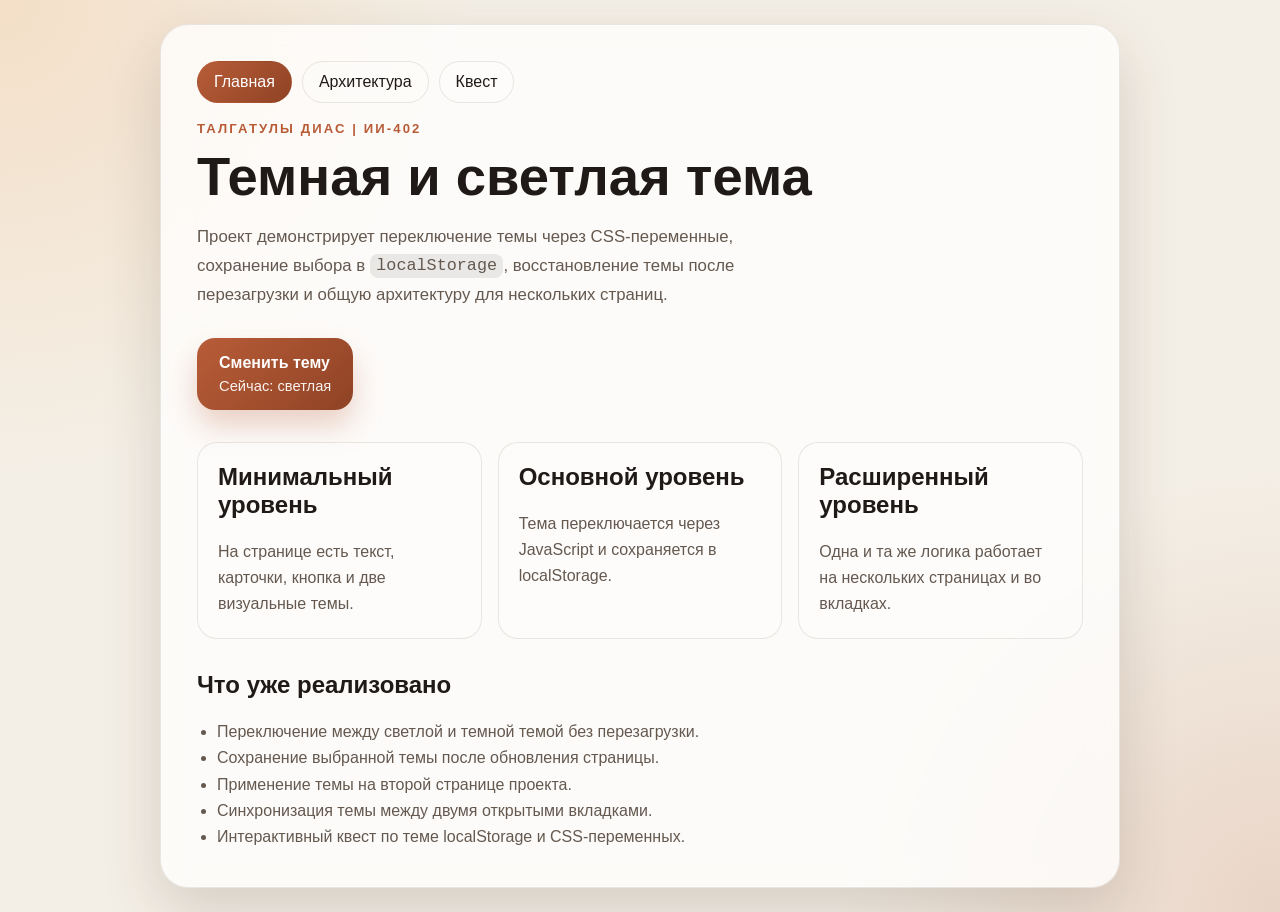
<file: index.html>
<!DOCTYPE html>
<html lang="ru" data-theme="light">
<head>
  <meta charset="UTF-8">
  <meta name="viewport" content="width=device-width, initial-scale=1.0">
  <title>СРС №4 | Светлая и темная тема</title>
  <link rel="stylesheet" href="style.css">
</head>
<body>
  <main class="page">
    <section class="card">
      <nav class="topbar" aria-label="Навигация по проекту">
        <a class="nav-link is-active" href="index.html">Главная</a>
        <a class="nav-link" href="guide.html">Архитектура</a>
        <a class="nav-link" href="quiz.html">Квест</a>
      </nav>

      <p class="eyebrow">Талгатулы Диас | ИИ-402</p>
      <h1>Темная и светлая тема</h1>
      <p class="lead">
        Проект демонстрирует переключение темы через CSS-переменные,
        сохранение выбора в <code>localStorage</code>, восстановление темы после
        перезагрузки и общую архитектуру для нескольких страниц.
      </p>

      <div class="controls">
        <button id="theme-toggle" class="theme-toggle" type="button" aria-pressed="false">
          <span class="toggle-label">Сменить тему</span>
          <span id="theme-status" class="status">Сейчас: светлая</span>
        </button>
      </div>

      <div class="info-grid">
        <article class="info-box">
          <h2>Минимальный уровень</h2>
          <p>На странице есть текст, карточки, кнопка и две визуальные темы.</p>
        </article>
        <article class="info-box">
          <h2>Основной уровень</h2>
          <p>Тема переключается через JavaScript и сохраняется в localStorage.</p>
        </article>
        <article class="info-box">
          <h2>Расширенный уровень</h2>
          <p>Одна и та же логика работает на нескольких страницах и во вкладках.</p>
        </article>
      </div>

      <section class="section-block">
        <h2>Что уже реализовано</h2>
        <ul class="feature-list">
          <li>Переключение между светлой и темной темой без перезагрузки.</li>
          <li>Сохранение выбранной темы после обновления страницы.</li>
          <li>Применение темы на второй странице проекта.</li>
          <li>Синхронизация темы между двумя открытыми вкладками.</li>
          <li>Интерактивный квест по теме localStorage и CSS-переменных.</li>
        </ul>
      </section>
    </section>
  </main>

  <script src="script.js"></script>
</body>
</html>
</file>
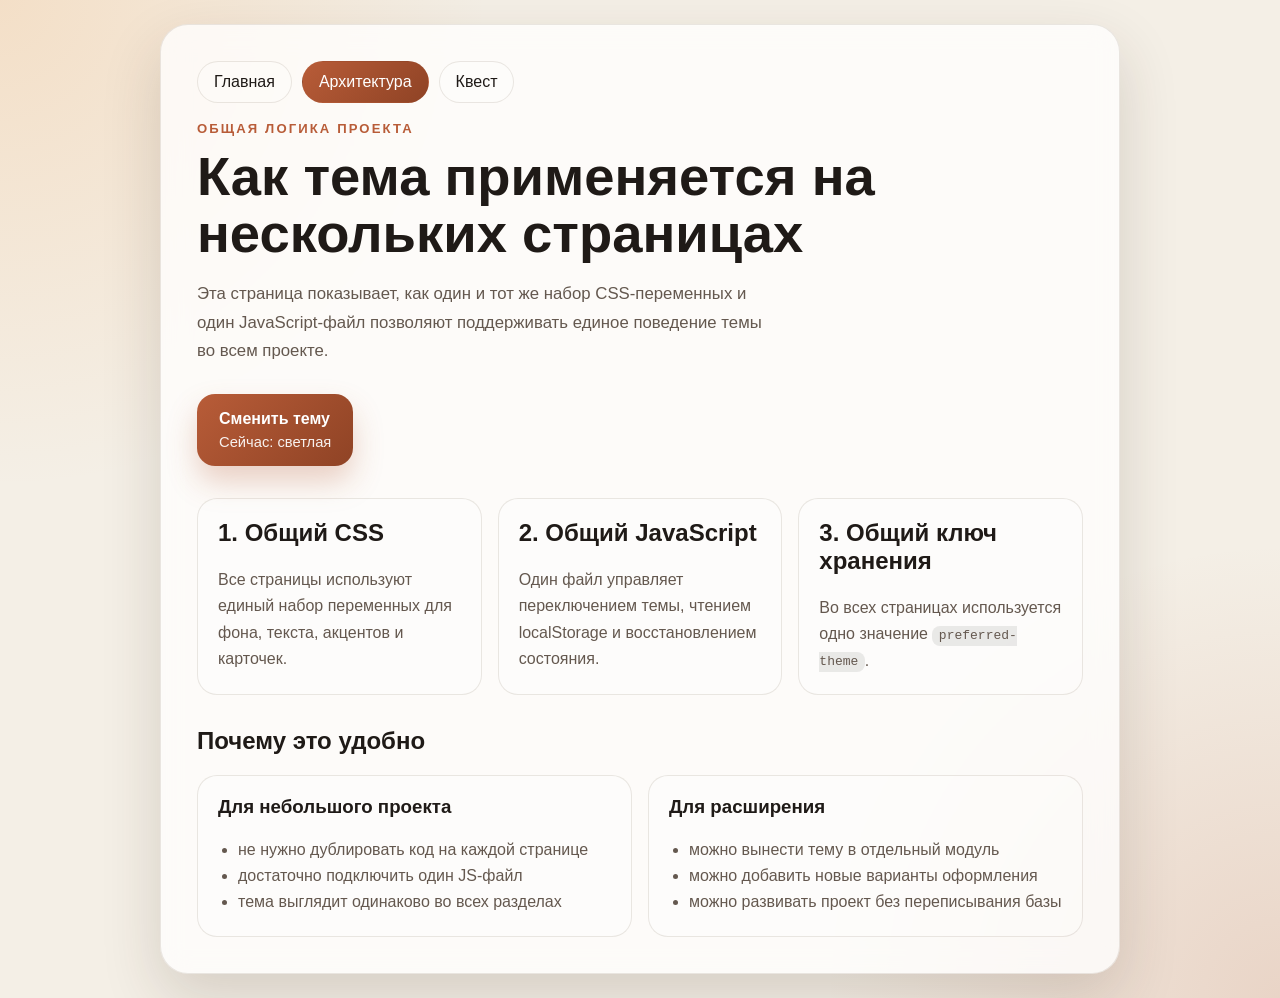
<file: guide.html>
<!DOCTYPE html>
<html lang="ru" data-theme="light">
<head>
  <meta charset="UTF-8">
  <meta name="viewport" content="width=device-width, initial-scale=1.0">
  <title>СРС №4 | Архитектура темы</title>
  <link rel="stylesheet" href="style.css">
</head>
<body>
  <main class="page">
    <section class="card">
      <nav class="topbar" aria-label="Навигация по проекту">
        <a class="nav-link" href="index.html">Главная</a>
        <a class="nav-link is-active" href="guide.html">Архитектура</a>
        <a class="nav-link" href="quiz.html">Квест</a>
      </nav>

      <p class="eyebrow">Общая логика проекта</p>
      <h1>Как тема применяется на нескольких страницах</h1>
      <p class="lead">
        Эта страница показывает, как один и тот же набор CSS-переменных и один
        JavaScript-файл позволяют поддерживать единое поведение темы во всем проекте.
      </p>

      <div class="controls">
        <button id="theme-toggle" class="theme-toggle" type="button" aria-pressed="false">
          <span class="toggle-label">Сменить тему</span>
          <span id="theme-status" class="status">Сейчас: светлая</span>
        </button>
      </div>

      <div class="steps-grid">
        <article class="step-box">
          <h2>1. Общий CSS</h2>
          <p>Все страницы используют единый набор переменных для фона, текста, акцентов и карточек.</p>
        </article>
        <article class="step-box">
          <h2>2. Общий JavaScript</h2>
          <p>Один файл управляет переключением темы, чтением localStorage и восстановлением состояния.</p>
        </article>
        <article class="step-box">
          <h2>3. Общий ключ хранения</h2>
          <p>Во всех страницах используется одно значение <code>preferred-theme</code>.</p>
        </article>
      </div>

      <section class="section-block">
        <h2>Почему это удобно</h2>
        <div class="compare-grid">
          <article class="note-box">
            <h3>Для небольшого проекта</h3>
            <ul class="compare-list">
              <li>не нужно дублировать код на каждой странице</li>
              <li>достаточно подключить один JS-файл</li>
              <li>тема выглядит одинаково во всех разделах</li>
            </ul>
          </article>
          <article class="note-box">
            <h3>Для расширения</h3>
            <ul class="compare-list">
              <li>можно вынести тему в отдельный модуль</li>
              <li>можно добавить новые варианты оформления</li>
              <li>можно развивать проект без переписывания базы</li>
            </ul>
          </article>
        </div>
      </section>
    </section>
  </main>

  <script src="script.js"></script>
</body>
</html>
</file>
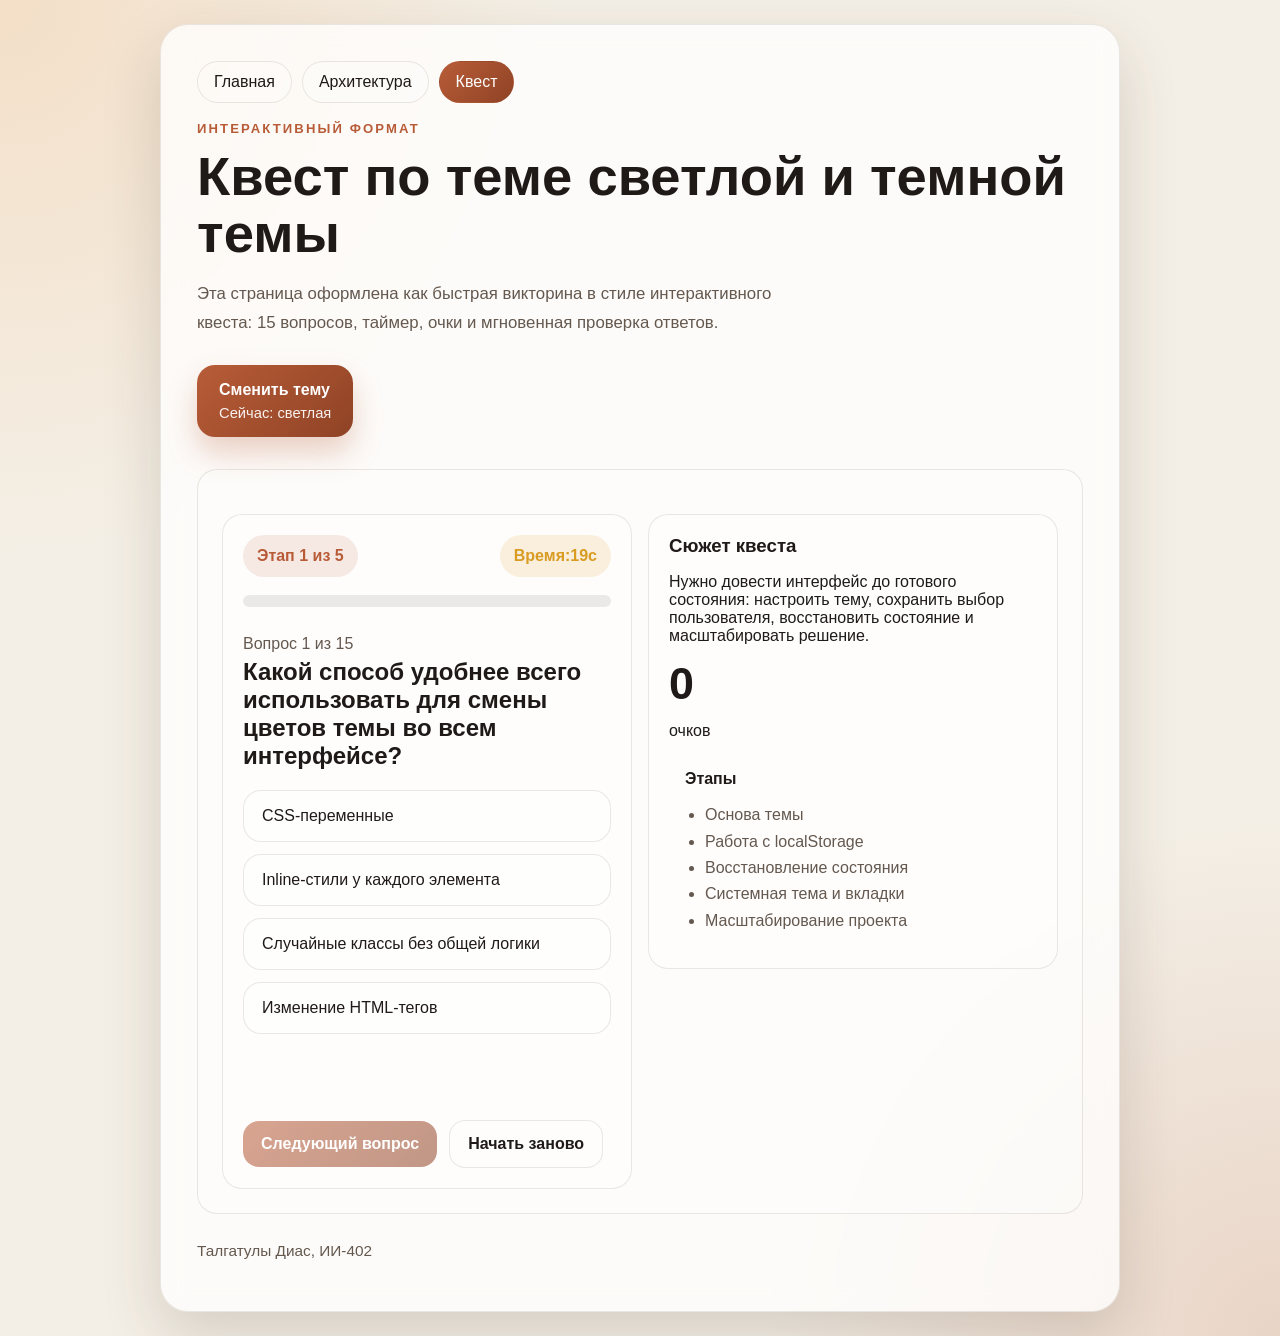
<file: quiz.html>
<!DOCTYPE html>
<html lang="ru" data-theme="light">
<head>
  <meta charset="UTF-8">
  <meta name="viewport" content="width=device-width, initial-scale=1.0">
  <title>СРС №4 | Интерактивный квест</title>
  <link rel="stylesheet" href="style.css">
</head>
<body>
  <main class="page">
    <section class="card">
      <nav class="topbar" aria-label="Навигация по проекту">
        <a class="nav-link" href="index.html">Главная</a>
        <a class="nav-link" href="guide.html">Архитектура</a>
        <a class="nav-link is-active" href="quiz.html">Квест</a>
      </nav>

      <p class="eyebrow">Интерактивный формат</p>
      <h1>Квест по теме светлой и темной темы</h1>
      <p class="lead">
        Эта страница оформлена как быстрая викторина в стиле интерактивного квеста:
        15 вопросов, таймер, очки и мгновенная проверка ответов.
      </p>

      <div class="controls">
        <button id="theme-toggle" class="theme-toggle" type="button" aria-pressed="false">
          <span class="toggle-label">Сменить тему</span>
          <span id="theme-status" class="status">Сейчас: светлая</span>
        </button>
      </div>

      <section class="quiz-shell">
        <div class="quiz-layout">
          <div class="quiz-board">
            <div class="quiz-head">
              <div class="quiz-badge" id="quiz-stage">Этап 1 из 5</div>
              <div class="quiz-timer">Время: <span id="quiz-timer">20</span> c</div>
            </div>

            <div class="quiz-progress" aria-hidden="true">
              <div class="quiz-progress-bar" id="quiz-progress-bar"></div>
            </div>

            <div class="quiz-meta" id="quiz-meta">Вопрос 1 из 15</div>
            <h2 class="quiz-question" id="quiz-question">Загрузка вопроса...</h2>
            <div class="quiz-options" id="quiz-options"></div>
            <div class="quiz-feedback" id="quiz-feedback"></div>

            <div class="quiz-controls">
              <button class="quiz-button primary" id="next-question" type="button" disabled>Следующий вопрос</button>
              <button class="quiz-button secondary" id="restart-quiz" type="button">Начать заново</button>
            </div>
          </div>

          <aside class="quiz-side">
            <h3>Сюжет квеста</h3>
            <p>Нужно довести интерфейс до готового состояния: настроить тему, сохранить выбор пользователя, восстановить состояние и масштабировать решение.</p>

            <div class="quiz-score" id="quiz-score">0</div>
            <p>очков</p>

            <div class="quiz-stage">
              <strong>Этапы</strong>
              <ul>
                <li>Основа темы</li>
                <li>Работа с localStorage</li>
                <li>Восстановление состояния</li>
                <li>Системная тема и вкладки</li>
                <li>Масштабирование проекта</li>
              </ul>
            </div>

            <div class="quiz-result" id="quiz-result" hidden>
              <h3>Результат</h3>
              <p id="quiz-result-text"></p>
            </div>
          </aside>
        </div>
      </section>

      <p class="quiz-footer">Талгатулы Диас, ИИ-402</p>
    </section>
  </main>

  <script src="script.js"></script>
  <script src="quiz.js"></script>
</body>
</html>
</file>
<file: style.css>
:root {
  --bg: #f4efe6;
  --surface: rgba(255, 255, 255, 0.76);
  --surface-border: rgba(90, 66, 47, 0.12);
  --text: #1f1a17;
  --muted: #64584f;
  --accent: #b85c38;
  --accent-strong: #8f4325;
  --success: #2f8f5b;
  --danger: #c84b4b;
  --warning: #d99b22;
  --shadow: 0 24px 60px rgba(57, 38, 24, 0.16);
}

html[data-theme="dark"] {
  --bg: #16181d;
  --surface: rgba(31, 35, 44, 0.88);
  --surface-border: rgba(255, 255, 255, 0.08);
  --text: #f5f7fb;
  --muted: #b1b8c7;
  --accent: #f2a65a;
  --accent-strong: #ffbf7a;
  --success: #55c98b;
  --danger: #ff7d7d;
  --warning: #ffcc66;
  --shadow: 0 24px 60px rgba(0, 0, 0, 0.35);
}

* {
  box-sizing: border-box;
}

html {
  color-scheme: light;
}

html[data-theme="dark"] {
  color-scheme: dark;
}

body {
  margin: 0;
  min-height: 100vh;
  font-family: "Segoe UI", Tahoma, sans-serif;
  color: var(--text);
  background:
    radial-gradient(circle at top left, rgba(242, 166, 90, 0.22), transparent 30%),
    radial-gradient(circle at bottom right, rgba(184, 92, 56, 0.18), transparent 28%),
    var(--bg);
  transition: background-color 0.25s ease, color 0.25s ease;
}

.page {
  min-height: 100vh;
  display: grid;
  place-items: center;
  padding: 24px;
}

.card {
  width: min(960px, 100%);
  padding: 36px;
  border: 1px solid var(--surface-border);
  border-radius: 28px;
  background: var(--surface);
  box-shadow: var(--shadow);
  backdrop-filter: blur(14px);
}

.topbar {
  display: flex;
  flex-wrap: wrap;
  gap: 10px;
  margin-bottom: 18px;
}

.nav-link {
  display: inline-flex;
  align-items: center;
  justify-content: center;
  min-height: 42px;
  padding: 0 16px;
  border: 1px solid var(--surface-border);
  border-radius: 999px;
  color: var(--text);
  text-decoration: none;
  background: rgba(255, 255, 255, 0.16);
}

.nav-link.is-active {
  background: linear-gradient(135deg, var(--accent), var(--accent-strong));
  border-color: transparent;
  color: #fff;
}

.eyebrow {
  margin: 0 0 12px;
  color: var(--accent);
  text-transform: uppercase;
  letter-spacing: 0.16em;
  font-size: 0.82rem;
  font-weight: 700;
}

h1,
h2,
h3 {
  margin-top: 0;
}

h1 {
  margin-bottom: 0;
  font-size: clamp(2rem, 5vw, 3.4rem);
  line-height: 1.05;
}

.lead {
  margin: 18px 0 0;
  max-width: 62ch;
  color: var(--muted);
  font-size: 1.05rem;
  line-height: 1.7;
}

code {
  padding: 0.15rem 0.4rem;
  border-radius: 8px;
  background: rgba(0, 0, 0, 0.08);
}

html[data-theme="dark"] code {
  background: rgba(255, 255, 255, 0.1);
}

.controls {
  margin-top: 28px;
}

.theme-toggle,
.quiz-button,
.quiz-option {
  font: inherit;
}

.theme-toggle {
  display: inline-flex;
  flex-direction: column;
  gap: 6px;
  border: 0;
  border-radius: 18px;
  padding: 16px 22px;
  background: linear-gradient(135deg, var(--accent), var(--accent-strong));
  color: #fff;
  font-weight: 700;
  cursor: pointer;
  box-shadow: 0 16px 30px rgba(184, 92, 56, 0.28);
  transition: transform 0.2s ease, box-shadow 0.2s ease;
}

.theme-toggle:hover,
.quiz-button:hover {
  transform: translateY(-2px);
}

.theme-toggle:active,
.quiz-button:active {
  transform: translateY(0);
}

.status {
  font-size: 0.92rem;
  font-weight: 500;
  opacity: 0.92;
}

.info-grid,
.steps-grid {
  display: grid;
  grid-template-columns: repeat(3, minmax(0, 1fr));
  gap: 16px;
  margin-top: 32px;
}

.info-box,
.step-box,
.note-box,
.quiz-shell,
.quiz-board,
.quiz-side,
.quiz-result {
  padding: 20px;
  border: 1px solid var(--surface-border);
  border-radius: 20px;
  background: rgba(255, 255, 255, 0.22);
}

html[data-theme="dark"] .info-box,
html[data-theme="dark"] .step-box,
html[data-theme="dark"] .note-box,
html[data-theme="dark"] .quiz-shell,
html[data-theme="dark"] .quiz-board,
html[data-theme="dark"] .quiz-side,
html[data-theme="dark"] .quiz-result {
  background: rgba(255, 255, 255, 0.03);
}

.info-box p,
.step-box p,
.note-box p,
.section-block p,
.section-block li,
.quiz-meta,
.quiz-feedback,
.quiz-side li,
.quiz-result p {
  margin-bottom: 0;
  color: var(--muted);
  line-height: 1.65;
}

.section-block {
  margin-top: 32px;
}

.feature-list,
.compare-list,
.quiz-side ul {
  margin: 14px 0 0;
  padding-left: 20px;
}

.compare-grid,
.quiz-layout {
  display: grid;
  grid-template-columns: repeat(2, minmax(0, 1fr));
  gap: 16px;
  margin-top: 20px;
}

.quiz-shell {
  margin-top: 32px;
  padding: 24px;
}

.quiz-layout {
  align-items: start;
}

.quiz-head {
  display: flex;
  justify-content: space-between;
  align-items: center;
  gap: 16px;
  margin-bottom: 18px;
}

.quiz-badge,
.quiz-timer {
  display: inline-flex;
  align-items: center;
  justify-content: center;
  min-height: 42px;
  padding: 0 14px;
  border-radius: 999px;
  font-weight: 700;
}

.quiz-badge {
  background: rgba(184, 92, 56, 0.12);
  color: var(--accent);
}

.quiz-timer {
  background: rgba(217, 155, 34, 0.14);
  color: var(--warning);
}

.quiz-progress {
  height: 12px;
  overflow: hidden;
  border-radius: 999px;
  background: rgba(0, 0, 0, 0.08);
  margin: 18px 0 24px;
}

html[data-theme="dark"] .quiz-progress {
  background: rgba(255, 255, 255, 0.08);
}

.quiz-progress-bar {
  height: 100%;
  width: 0;
  border-radius: inherit;
  background: linear-gradient(135deg, var(--accent), var(--accent-strong));
  transition: width 0.25s ease;
}

.quiz-question {
  margin-bottom: 20px;
}

.quiz-options {
  display: grid;
  gap: 12px;
}

.quiz-option {
  width: 100%;
  text-align: left;
  padding: 16px 18px;
  border-radius: 18px;
  border: 1px solid var(--surface-border);
  background: rgba(255, 255, 255, 0.28);
  color: var(--text);
  cursor: pointer;
  transition: transform 0.15s ease, border-color 0.2s ease, background-color 0.2s ease;
}

html[data-theme="dark"] .quiz-option {
  background: rgba(255, 255, 255, 0.05);
}

.quiz-option:hover {
  transform: translateY(-1px);
  border-color: var(--accent);
}

.quiz-option.is-correct {
  border-color: var(--success);
  background: rgba(47, 143, 91, 0.12);
}

.quiz-option.is-wrong {
  border-color: var(--danger);
  background: rgba(200, 75, 75, 0.12);
}

.quiz-option.is-disabled {
  cursor: default;
  opacity: 0.8;
}

.quiz-controls {
  display: flex;
  gap: 12px;
  align-items: center;
  margin-top: 20px;
}

.quiz-button {
  border: 0;
  border-radius: 16px;
  padding: 14px 18px;
  cursor: pointer;
  font-weight: 700;
  transition: transform 0.2s ease, opacity 0.2s ease;
}

.quiz-button.primary {
  background: linear-gradient(135deg, var(--accent), var(--accent-strong));
  color: #fff;
}

.quiz-button.secondary {
  background: rgba(255, 255, 255, 0.2);
  color: var(--text);
  border: 1px solid var(--surface-border);
}

.quiz-button:disabled {
  opacity: 0.55;
  cursor: not-allowed;
}

.quiz-feedback {
  min-height: 48px;
  margin-top: 18px;
}

.quiz-feedback.is-success {
  color: var(--success);
}

.quiz-feedback.is-error {
  color: var(--danger);
}

.quiz-side h3,
.quiz-result h3 {
  margin-bottom: 10px;
}

.quiz-score {
  font-size: 2.8rem;
  font-weight: 800;
  line-height: 1;
  margin: 10px 0 14px;
}

.quiz-stage {
  margin-top: 16px;
  padding: 14px 16px;
  border-radius: 16px;
  background: rgba(255, 255, 255, 0.18);
}

.quiz-result {
  margin-top: 18px;
}

.quiz-result[hidden] {
  display: none;
}

.quiz-footer {
  margin-top: 28px;
  color: var(--muted);
  font-size: 0.96rem;
}

@media (max-width: 860px) {
  .card {
    padding: 24px;
    border-radius: 22px;
  }

  .info-grid,
  .steps-grid,
  .compare-grid,
  .quiz-layout {
    grid-template-columns: 1fr;
  }

  .quiz-head,
  .quiz-controls {
    flex-direction: column;
    align-items: stretch;
  }
}
</file>
